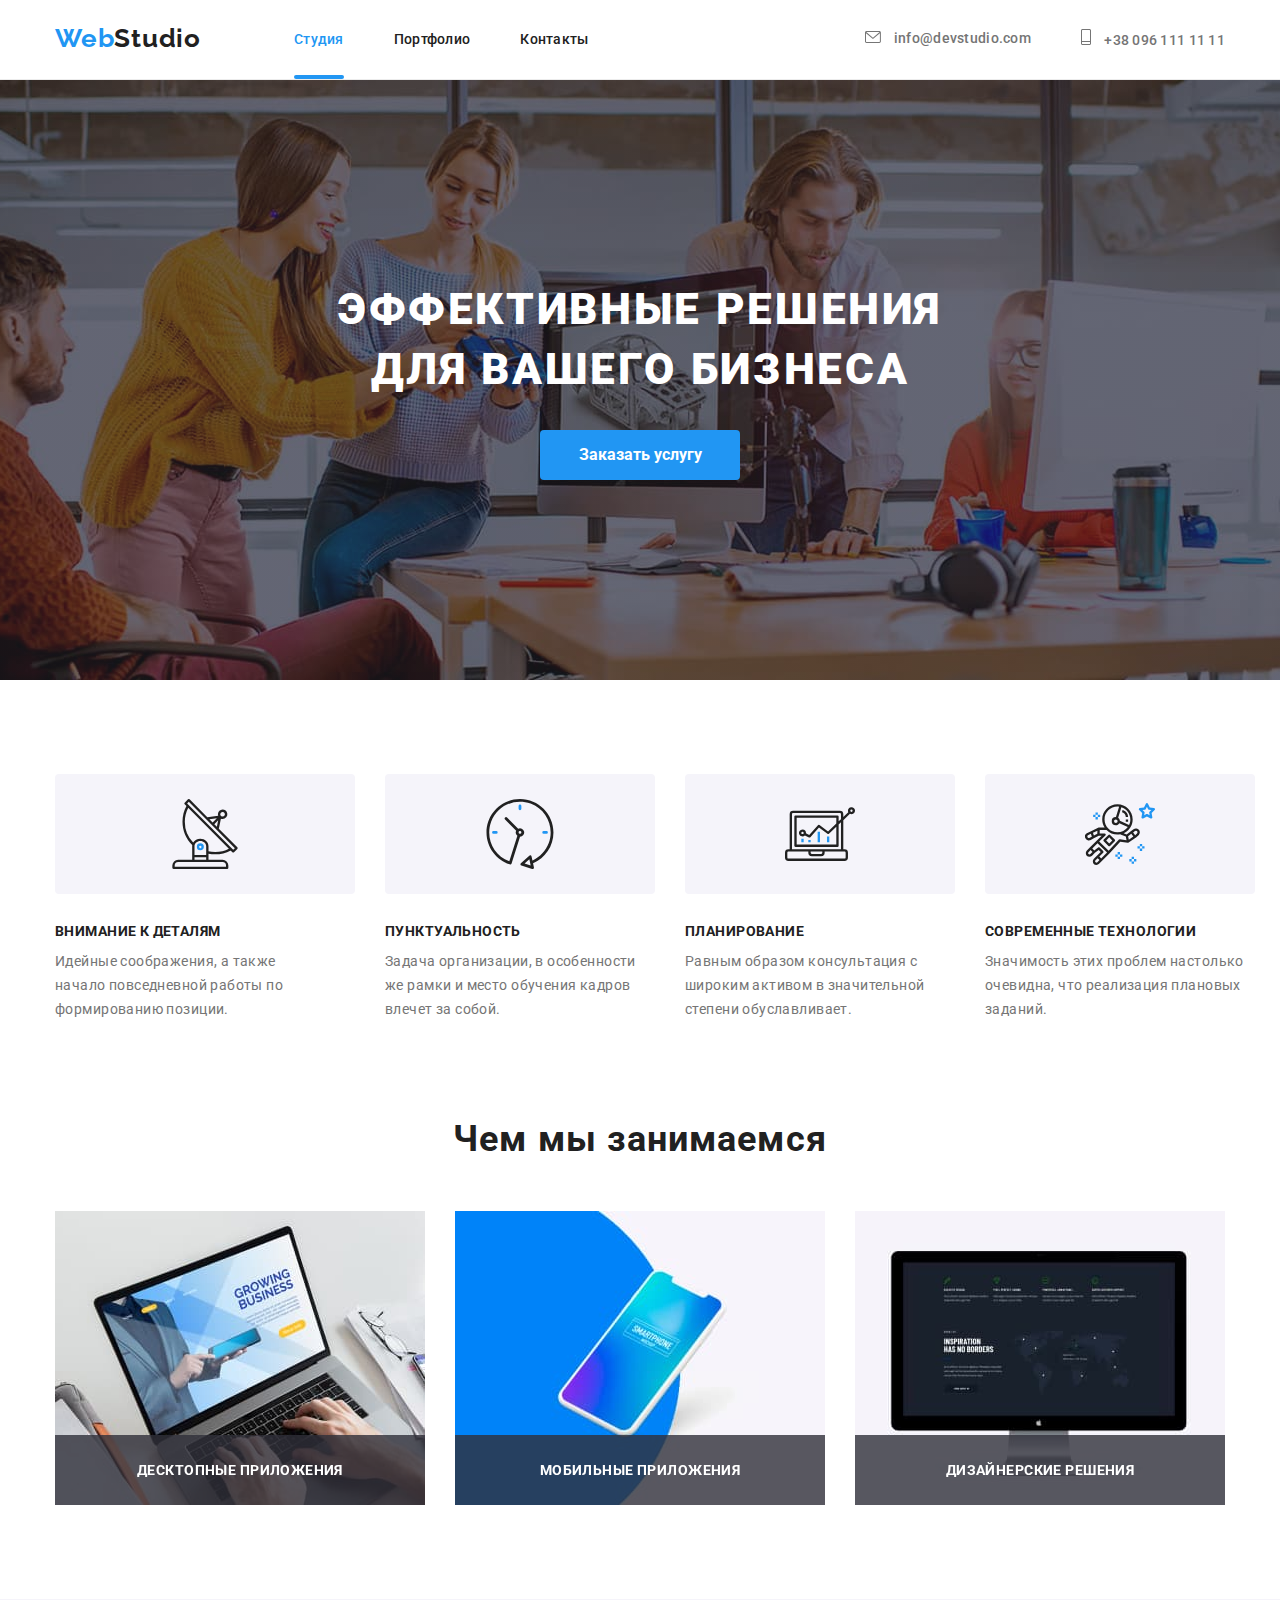
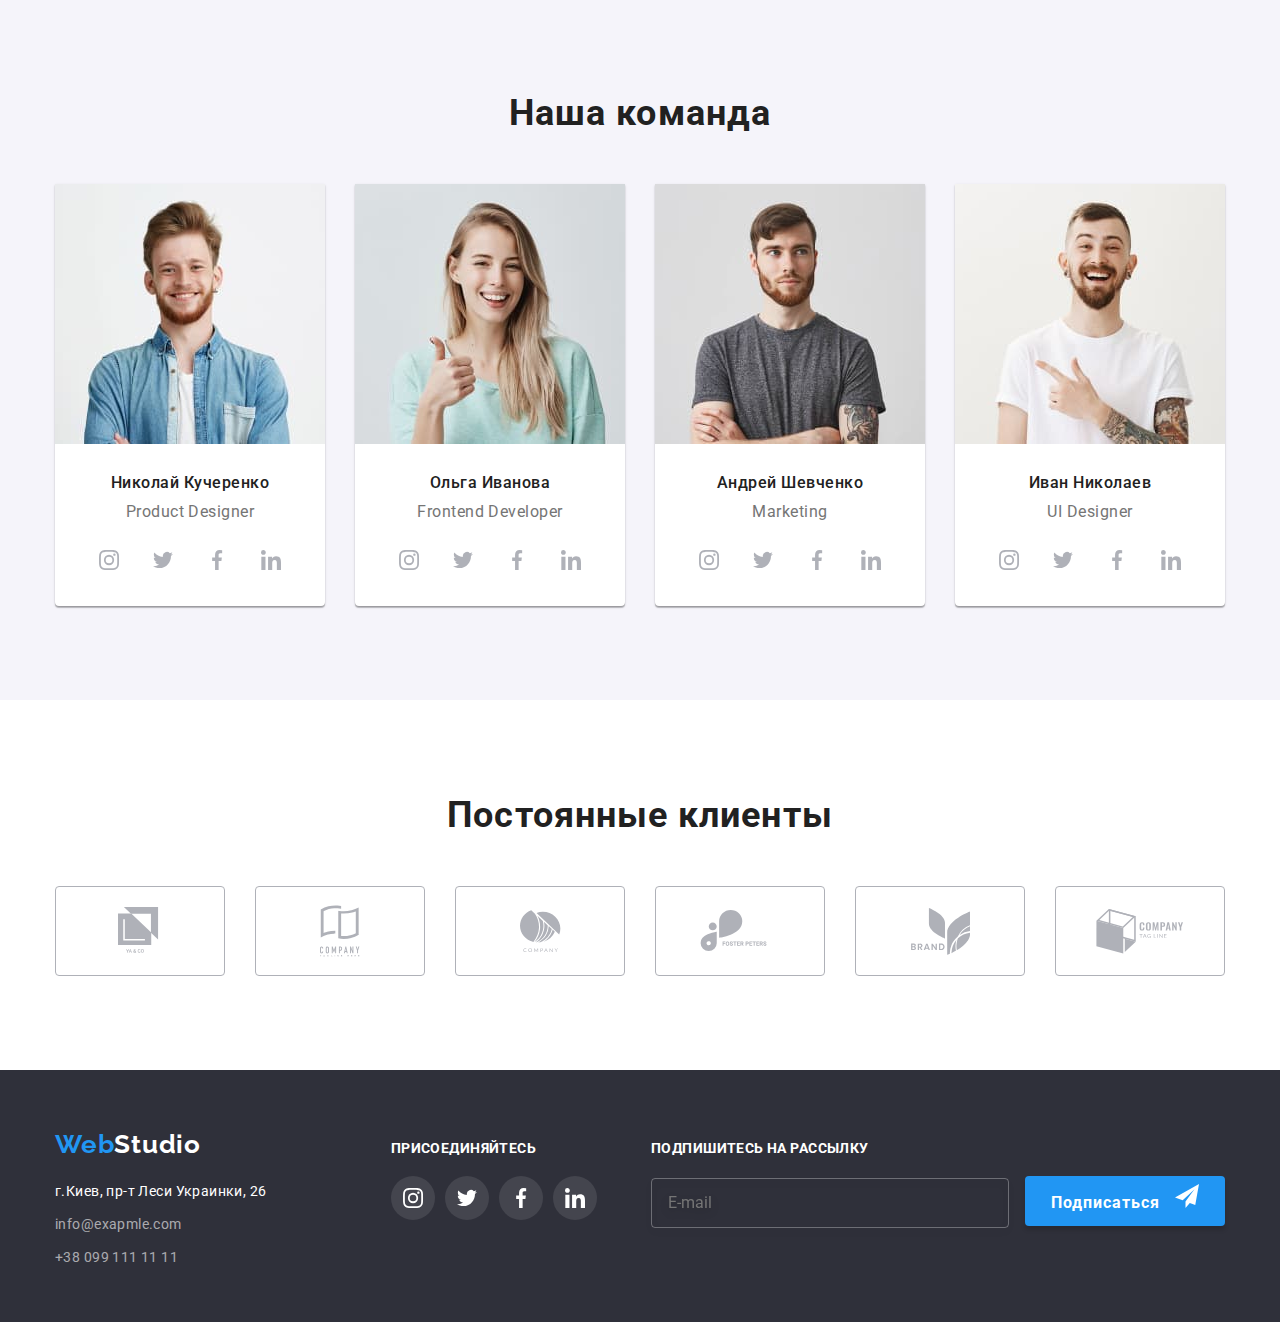
<file: index.html>
<!DOCTYPE html>
<html lang="ru">
<head>
    <meta charset="UTF-8">
    <meta name="viewport" content="width=device-width, initial-scale=1.0">
    <title>Homework</title>
    <link href="https://fonts.googleapis.com/css2?family=Raleway:wght@700&family=Roboto:wght@400;500;700;900&display=swap" rel="stylesheet">
        <link rel="stylesheet" href="https://cdnjs.cloudflare.com/ajax/libs/modern-normalize/1.0.0/modern-normalize.css">
    <link rel="stylesheet" href="./css/style.css">
</head>
<body>

    <!-- Хэдэр  -->
    
    <header class="header-page">
        <div class="container main-nav">
            

       <nav class="site-nav">
        <a href="./index.html" class="nav-logo">Web<span class="logo-studio">Studio</span></a>

        <ul class="list nav-list">
            <li class="item"><a href="" class="site-link current">Студия</a></li>
            <li class="item"><a href="./portfolio.html" class="site-link">Портфолио</a></li>
            <li class="item"><a href="#contacts" class="site-link">Контакты</a></li>
        </ul>       
       </nav>
    

       <ul class="list info-list">
        <li class="item">
            <a href="mailto:info@devstudio.com" class="info">
                <svg class="icon" width="16" height="12">
                    <use href="./img/sprite.svg#icon-envelope"></use>
                </svg>
                info@devstudio.com
            </a>
        </li>
            
        <li class="item">
            <a href="tel:+380991111111" class="info">
                <svg class="icon" width="10" height="16">
                    <use href="./img/sprite.svg#icon-phone"></use>
                </svg>
                +38 096 111 11 11
            </a>
        </li>
    </ul>
      </div>
    </header>

    <main>
               <!-- Герой -->
    
        <section class="hero">   
           <div class="container hero-cont">
            <h1 class="hero-title">Эффективные решения<br> для вашего бизнеса</h1>

             <button class="btn" data-modal-open>Заказать услугу</button>

                        <div class="backdrop is-hidden" data-modal>
                            <div class="modal">
                                <button class="btn-close" data-modal-close>
                                    <!-- <svg class="btn-svg" width="17" height="17"> 
                                        <use href="./img/sprite.svg#icon-modal-btnclose"></use>
                                    </svg> -->
                                </button>
                            </div>
                        </div>

            </div>                          
        </section>

                       <!-- Детали -->

    <section class="details">
        <h2 class="visually-hidden">План</h2>

 <div class="container">
     <ul class="list details-ul">
         
    <li class="item">
        <div class="icon-box">
            <svg class="icon" widht="70" height="70">
                <use href="./img/sprite.svg#icon-antenna"></use>
            </svg>
        </div>
        <h3 class="details-title">Внимание к деталям</h3>
        <p class="details-text">Идейные соображения, а также начало повседневной работы по формированию позиции.</p>
    </li>

    <li class="item">
        <div class="icon-box">
            <svg class="icon" width="70" height="70">
                <use href="./img/sprite.svg#icon-clock"></use>
            </svg>
        </div>
        <h3 class="details-title">Пунктуальность</h3>
        <p class="details-text">Задача организации, в особенности же рамки и место обучения кадров влечет за собой.</p>
    </li>

    <li class="item">
        <div class="icon-box">
            <svg class="icon"  width="70" height="70">
                <use href="./img/sprite.svg#icon-diagram"></use>
            </svg>
        </div>
        <h3 class="details-title">Планирование</h3>
        <p class="details-text">Равным образом консультация с широким активом в значительной степени обуславливает.</p>
    </li>

    <li class="item">
    <div class="icon-box">
        <svg class="icon" width="70" height="70">
            <use href="./img/sprite.svg#icon-astronaut"></use>
        </svg>
    </div>
        <h3 class="details-title">Современные технологии</h3>
        <p class="details-text">Значимость этих проблем настолько очевидна, что реализация плановых заданий.</p>
    </li>
</ul>
</div>
    </section>

    <!-- Чем занимаемся -->
    <section class="occupation">        
     <div class="container">
        <h2 class="occupation-title">Чем мы занимаемся</h2>

        <ul class="list occupation-pics">
            <li class="item">
                <div class="thumb-occup">
                    <img src="./img/occup1.jpg" alt="клавиатура" width="370">
                    <div class="occup-overlay">
                        <p class="occup-overlay-text">Десктопные приложения</p>
                    </div>
                </div>
            </li>

            <li class="item">
                <div class="thumb-occup">
                    <img src="./img/occup2.jpg" alt="телефон" width="370">
                    <div class="occup-overlay">
                        <p class="occup-overlay-text">Мобильные приложения</p>
                    </div>
                </div>
            </li>

            <li class="item">
                <div class="thumb-occup">
                    <img src="./img/occup3.jpg" alt="планшет" width="370">
                    <div class="occup-overlay">
                        <p class="occup-overlay-text">Дизайнерские решения</p>
                    </div>
                </div>
            </li>     
    </ul>
     </div>
    </section>

    <!-- Команда -->
    <section class="team">
       <div class="container">
        <h2 class="team-title">Наша команда</h2>

        <ul class="list team-list" >
            <li class="item team-card">
                <img src="./img/team1.jpg" alt="николай кучеренко" width="270">
                <h3 class="team-names">Николай Кучеренко</h3>
                <p class="team-text">Product Designer</p>

                <ul class="list social-list">
                    <li class="social-item">
                        <a href="" class="link social-link">
                            <svg class="icon" widht="20" height="20">
                                <use href="./img/sprite.svg#icon-instagram"></use>
                            </svg>
                        </a>
                    </li>

                    <li class="social-item">
                        <a href="" class="link social-link">
                            <svg class="icon" widht="20" height="20">
                                <use href="./img/sprite.svg#icon-twitter"></use>
                            </svg>
                        </a>
                    </li>

                    <li class="social-item">
                        <a href="" class="link social-link">
                            <svg class="icon" widht="20" height="20">
                                <use href="./img/sprite.svg#icon-facebook"></use>
                            </svg>
                        </a>
                    </li>

                    <li class="social-item">
                        <a href="" class="link social-link">
                            <svg class="icon" widht="20" height="20">
                                <use href="./img/sprite.svg#icon-linkedin"></use>
                            </svg>
                        </a>
                    </li>
                </ul>
            </li>
 
            <li class="item team-card">
                <img src="./img/team2.jpg" alt="ольга иванова"  width="270">
                <h3 class="team-names">Ольга Иванова</h3>
                <p class="team-text">Frontend Developer</p>

                <ul class="list social-list">
                    <li class="social-item">
                        <a href="" class="link social-link">
                            <svg class="icon" widht="20" height="20">
                                <use href="./img/sprite.svg#icon-instagram"></use>
                            </svg>
                        </a>
                    </li>
                    <li class="social-item">
                        <a href="" class="link social-link">
                            <svg class="icon" widht="20" height="20">
                                <use href="./img/sprite.svg#icon-twitter"></use>
                            </svg>
                        </a>
                    </li>
                    <li class="social-item">
                        <a href="" class=" link social-link">
                            <svg class="icon" widht="20" height="20">
                                <use href="./img/sprite.svg#icon-facebook"></use>
                            </svg>
                        </a>
                    </li>
                    <li class="social-item">
                        <a href="" class="link social-link">
                            <svg class="icon" widht="20" height="20">
                                <use href="./img/sprite.svg#icon-linkedin"></use>
                            </svg>
                        </a>
                    </li>
                </ul>
            </li>

            <li class="item team-card">
                <img src="./img/team3.jpg" alt="Андрей Шевченко"  width="270">
                <h3 class="team-names">Андрей Шевченко</h3>
                <p class="team-text">Marketing</p>

                <ul class="list social-list">
                    <li class="social-item">
                        <a href="" class="link social-link">
                            <svg class="icon" widht="20" height="20">
                                <use href="./img/sprite.svg#icon-instagram"></use>
                            </svg>
                        </a>
                    </li>
                    <li class="social-item">
                        <a href="" class="link social-link">
                            <svg class="icon" widht="20" height="20">
                                <use href="./img/sprite.svg#icon-twitter"></use>
                            </svg>
                        </a>
                    </li>
                    <li class="social-item">
                        <a href="" class="link social-link">
                            <svg class="icon" widht="20" height="20">
                                <use href="./img/sprite.svg#icon-facebook"></use>
                            </svg>
                        </a>
                    </li>
                    <li class="social-item">
                        <a href="" class="link social-link">
                            <svg class="icon" widht="20" height="20">
                                <use href="./img/sprite.svg#icon-linkedin"></use>
                            </svg>
                        </a>
                    </li>
                </ul>
            </li>

            <li class="item team-card">
                <img src="./img/team4.jpg" alt="Иван Николаев"  width="270">
                <h3 class="team-names">Иван Николаев</h3>
                <p class="team-text">UI Designer</p>

                <ul class="list social-list">
                    <li class="social-item">
                        <a href="" class="link social-link">
                            <svg class="icon" widht="20" height="20">
                                <use href="./img/sprite.svg#icon-instagram"></use>
                            </svg>
                        </a>
                    </li>
                    <li class="social-item">
                        <a href="" class="link social-link">
                            <svg class="icon" widht="20" height="20">
                                <use href="./img/sprite.svg#icon-twitter"></use>
                            </svg>
                        </a>
                    </li>
                    <li class="social-item">
                        <a href="" class="link social-link">
                            <svg class="icon" widht="20" height="20">
                                <use href="./img/sprite.svg#icon-facebook"></use>
                            </svg>
                        </a>
                    </li>
                    <li class="social-item">
                        <a href="" class="link social-link">
                            <svg class="icon" widht="20" height="20">
                                <use href="./img/sprite.svg#icon-linkedin"></use>
                            </svg>
                        </a>
                    </li>
                </ul>
            </li>      
        </ul>
       </div>
    </section>

    <!-- Клиенты -->

    <section class="clients">
        <div class="container">
            <h4 class="client-title">Постоянные клиенты</h4>
            <ul class="list client-list">

                <li class="item">
                   <a href="" class="link client-link">
                    <svg class="icon" width="44.3" height="49" >
                        <use href="./img/sprite.svg#icon-client1"></use>
                    </svg>
                   </a>
                </li>

                <li class="item">
                    <a href="" class="link client-link">
                        <svg class="icon" width="40" height="52" >
                            <use href="./img/sprite.svg#icon-client2"></use>
                        </svg>
                    </a>
                </li>
                <li class="item">
                    <a href="" class="link client-link">
                        <svg class="icon" width="41" height="42.6" >
                            <use href="./img/sprite.svg#icon-client3"></use>
                        </svg>
                    </a>
                </li>

                <li class="item">
                    <a href="" class="link client-link">
                        <svg class="icon" width="80" height="42" >
                            <use href="./img/sprite.svg#icon-client4"></use>
                        </svg>
                    </a>
                </li>

                <li class="item">
                    <a href="" class="link client-link">
                        <svg class="icon" width="59" height="47">
                            <use href="./img/sprite.svg#icon-client5"></use>
                        </svg>
                    </a>
                </li>

                <li class="item">
                    <a href="" class="link client-link">
                        <svg class="icon" width="88" height="45">
                            <use href="./img/sprite.svg#icon-client6"></use>
                        </svg>
                    </a>
                </li>

            </ul>
        </div>

    </section>
</main>

<!-- Футер -->
    <footer class="footer">
       <div class="container footer-cont">
        <div class="address-footer">
            <a href="./index.html" class="footer-logo">Web<span class="footer-span">Studio</span></a>

        <address id="contacts" class="f-address">
            <p class="f-address-text">г.Киев, пр-т Леси Украинки, 26</p>

            <ul class="list footer-list">
                <li class="item">
                  <a href="mailto:info@exapmle.com" class="footer-info">info@exapmle.com</a>
                </li>
                <li class="item">
                  <a href="tel:+380991111111" class="footer-info">+38 099 111 11 11</a>
                </li>
            </ul>
        </address>
        </div>
         
          <div class="footer-social">

<p class="footer-social-title">присоединяйтесь</p>

<ul class="list social-list">
    <li class="social-item">
        <a href="" class="link social-link-footer">
            <svg class="icon" widht="20" height="20">
                <use href="./img/sprite.svg#icon-instagram"></use>
            </svg>
        </a>
    </li>

    <li class="social-item">
        <a href="" class="link social-link-footer">
            <svg class="icon" widht="20" height="20">
                <use href="./img/sprite.svg#icon-twitter"></use>
            </svg>
        </a>
    </li>

    <li class="social-item">
        <a href="" class="link social-link-footer">
            <svg class="icon" widht="20" height="20">
                <use href="./img/sprite.svg#icon-facebook"></use>
            </svg>
        </a>
    </li>

    <li class="social-item">
        <a href="" class=" link social-link-footer">
            <svg class="icon" widht="20" height="20">
                <use href="./img/sprite.svg#icon-linkedin"></use>
            </svg>
        </a>
    </li>
</ul>

       </div>

       <div class="subscribe">
           <p class="subs-title">Подпишитесь на рассылку</p>

           <input class="input-subs" type="email" name="E-mail" placeholder="E-mail">

            <button class="btn-subscribe" type="submit">Подписаться
                <svg class="btn-icon" width="24" height="24">
                    <use href="./img/sprite.svg#icon-send"></use>
                </svg>
            </button>
       </div>
    </div>
    </footer>
    <script src="./js/modal.js"></script>
</body>
</html>
</file>
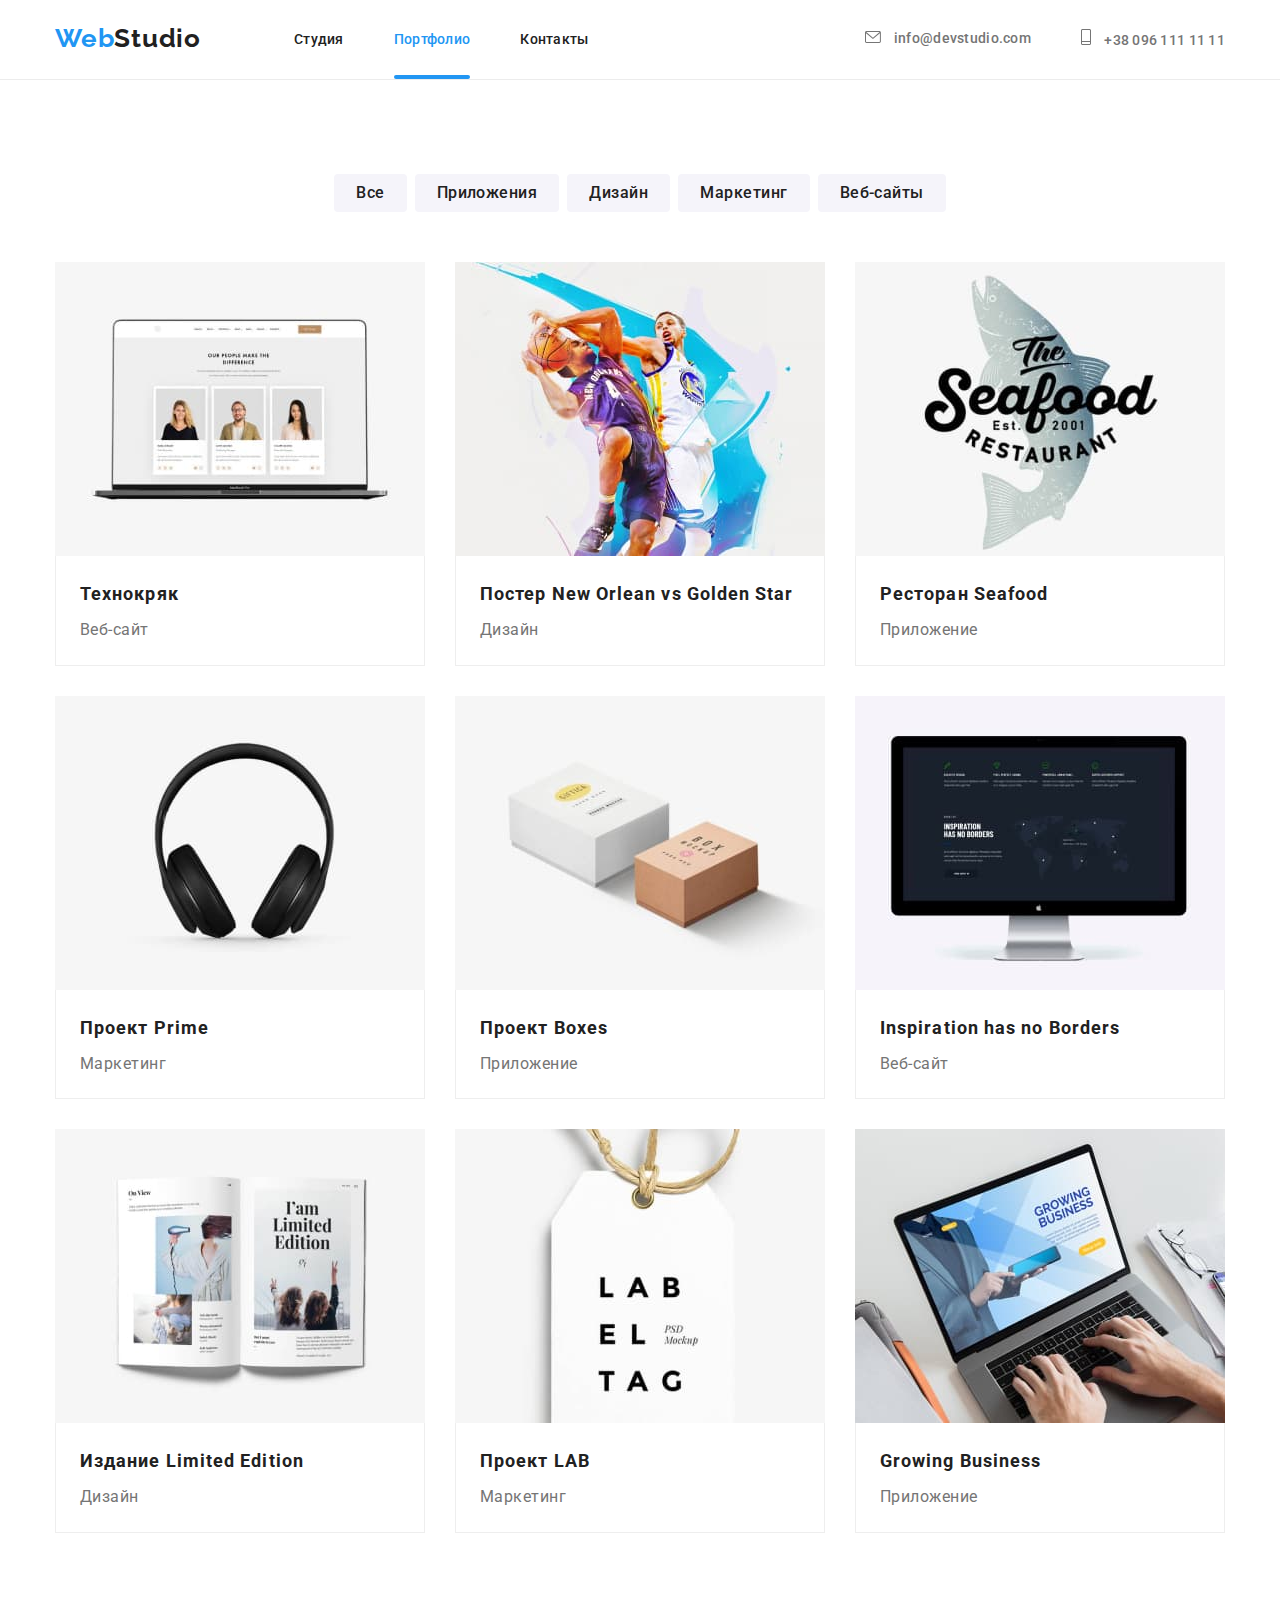
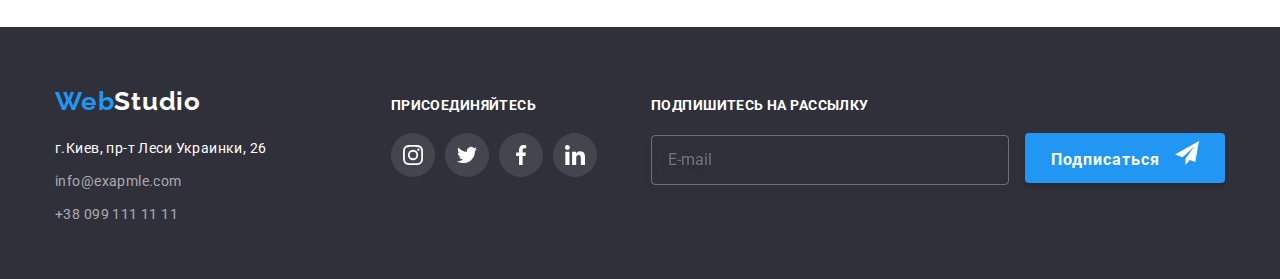
<file: portfolio.html>
<!DOCTYPE html>
<html lang="ru">
<head>
    <meta charset="UTF-8">
    <meta name="viewport" content="width=device-width, initial-scale=1.0">
    <title>Homework2</title>
    <link href="https://fonts.googleapis.com/css2?family=Raleway:wght@700&family=Roboto:wght@400;500;700;900&display=swap"
        rel="stylesheet">
        <link rel="stylesheet" href="https://cdnjs.cloudflare.com/ajax/libs/modern-normalize/1.0.0/modern-normalize.css">
    <link rel="stylesheet" href="./css/style.css">
</head>
<body>
       <!-- Хэдэр  -->
       <header class="header-page">
        <div class="container main-nav">
            

       <nav class="site-nav">
        <a href="./index.html" class="nav-logo">Web<span class="logo-studio">Studio</span></a>

        <ul class="list nav-list">
            <li class="item"><a href="./index.html" class="site-link">Студия</a></li>
            <li class="item"><a href="" class="site-link  current">Портфолио</a></li>
            <li class="item"><a href="#contacts" class="site-link">Контакты</a></li>
        </ul>       
       </nav>
    

       <ul class="list info-list">
        <li class="item">
            <a href="mailto:info@devstudio.com" class="info">
                <svg class="icon" width="16" height="12">
                    <use href="./img/sprite.svg#icon-envelope"></use>
                </svg>
                info@devstudio.com
            </a>
        </li>
            
        <li class="item">
            <a href="tel:+380991111111" class="info">
                <svg class="icon" width="10" height="16">
                    <use href="./img/sprite.svg#icon-phone"></use>
                </svg>
                +38 096 111 11 11
            </a>
        </li>
    </ul>
      </div>
    </header>

     <!-- Фильтры -->
     <main>
         
     <section class="filter">
         <div class="container">
        <h1 class="visually-hidden">Портфолио</h1>
         <ul class="list filter-list">
             <li class="item"><button type="button" class="filter-link">Все</button></li>
             <li class="item"><button type="button" class="filter-link">Приложения</button></li>
             <li class="item"><button type="button" class="filter-link">Дизайн</button></li>
             <li class="item"><button type="button" class="filter-link">Маркетинг</button></li>
             <li class="item"><button type="button" class="filter-link">Веб-сайты</button></li>
         </ul>
        
     <!-- Оффер -->
    <ul class="list offer-list">

        <li class="offer-card">
            <a href="#" class="link">
            <div class="offer-thumb">
                <img src="./img/laptop1.jpg" alt="ноутбук">
                <div class="offer-overlay">
                    <p class="overlay-text">Технокряк это современная площадка распространения коронавируса. Компании используют эту платформу для цифрового
                    шпионажа и атак на защищённые сервера конкурентов.</p>
                </div>
            </div>
            <div class="card-description">
            <h2 class="offer-title">Технокряк</h2>
            <p class="offer-text">Веб-сайт</p>
        </div>
    </a>
        </li>

        <li class="offer-card">
            <a href="#" class="link">
            <div class="offer-thumb">
                <img src="./img/basketball2.jpg" alt="баскетбол">
                <div class="offer-overlay">
                    <p class="overlay-text">Технокряк это современная площадка распространения коронавируса. Компании используют эту
                        платформу для цифрового
                        шпионажа и атак на защищённые сервера конкурентов.</p>
                </div>
            </div>
            <div class="card-description">
            <h2 class="offer-title">Постер New Orlean vs Golden Star</h2>
            <p class="offer-text">Дизайн</p>
        </div>
    </a>
        </li>

        <li class="offer-card">
            <a href="#" class="link">
           <div class="offer-thumb">
                <img src="./img/seafood3.jpg" alt="ресторан">
                <div class="offer-overlay">
                    <p class="overlay-text">Технокряк это современная площадка распространения коронавируса. Компании используют эту
                        платформу для цифрового
                        шпионажа и атак на защищённые сервера конкурентов.</p>
                </div>
           </div>
               
            <div class="card-description">
            <h2 class="offer-title">Ресторан Seafood</h2>
            <p class="offer-text">Приложение</p>
            </div>
        </a>
        </li>

        <li class="offer-card">
            <a href="#" class="link">
                
            <div class="offer-thumb">
                <img src="./img/speakers4.jpg" alt="наушники">
                <div class="offer-overlay">
                    <p class="overlay-text">Технокряк это современная площадка распространения коронавируса. Компании используют эту
                        платформу для цифрового
                        шпионажа и атак на защищённые сервера конкурентов.</p>
                </div>
            </div>
            <div class="card-description">
            <h2 class="offer-title">Проект Prime</h2>
            <p class="offer-text">Маркетинг</p>
            </div>
        </a>
        </li>

        <li class="offer-card">
            <a href="#" class="link">
            <div class="offer-thumb">
                <img src="./img/boxes5.jpg" alt="коробочки">
                <div class="offer-overlay">
                    <p class="overlay-text">Технокряк это современная площадка распространения коронавируса. Компании используют эту
                        платформу для цифрового
                        шпионажа и атак на защищённые сервера конкурентов.</p>
                </div>
            </div>
            <div class="card-description">
            <h2 class="offer-title">Проект Boxes</h2>
            <p class="offer-text">Приложение</p>
            </div>
        </a>
        </li>

        <li class="offer-card">
            <a href="#" class="link">
         <div class="offer-thumb">
                <img src="./img/screen6.jpg" alt="монитор">
                <div class="offer-overlay">
                    <p class="overlay-text">Технокряк это современная площадка распространения коронавируса. Компании используют эту
                        платформу для цифрового
                        шпионажа и атак на защищённые сервера конкурентов.</p>
                </div>
         </div>
            <div class="card-description">
            <h2 class="offer-title">Inspiration has no Borders</h2>
            <p class="offer-text">Веб-сайт</p>
            </div>
        </a>
        </li>

        <li class="offer-card">
            <a href="#" class="link">
           <div class="offer-thumb">
                <img src="./img/book7.jpg" alt="журнал">
                <div class="offer-overlay">
                    <p class="overlay-text">Технокряк это современная площадка распространения коронавируса. Компании используют эту
                        платформу для цифрового
                        шпионажа и атак на защищённые сервера конкурентов.</p>
                </div>
           </div>
            <div class="card-description">
            <h2 class="offer-title">Издание Limited Edition</h2>
            <p class="offer-text">Дизайн</p>
            </div>
        </a>
        </li>

        <li class="offer-card">
            <a href="#" class="link">
           <div class="offer-thumb">
                <img src="./img/label8.jpg" alt="ярлык">
                <div class="offer-overlay">
                    <p class="overlay-text">Технокряк это современная площадка распространения коронавируса. Компании используют эту
                        платформу для цифрового
                        шпионажа и атак на защищённые сервера конкурентов.</p>
                </div>
           </div>
            <div class="card-description">
            <h2 class="offer-title">Проект LAB</h2>
            <p class="offer-text">Маркетинг</p>
            </div>
        </a>
        </li>

        <li class="offer-card">
            <a href="#" class="link">
                <div class="offer-thumb">
                    <img src="./img/laptop9.jpg" alt="лэптоп">
                    <div class="offer-overlay">
                        <p class="overlay-text">Технокряк это современная площадка распространения коронавируса. Компании используют эту
                            платформу для цифрового
                            шпионажа и атак на защищённые сервера конкурентов.</p>
                    </div>
                </div>                 
            <div class="card-description">
            <h2 class="offer-title">Growing Business</h2>
            <p class="offer-text">Приложение</p>
            </div>
        </a>
        </li>
    </ul>
</div>
</section>
</main>

     <!-- Футер -->
<footer class="footer">
    <div class="container footer-cont">
        <div class="address-footer">
            <a href="./index.html" class="footer-logo">Web<span class="footer-span">Studio</span></a>

            <address id="contacts" class="f-address">
                <p class="f-address-text">г.Киев, пр-т Леси Украинки, 26</p>

                <ul class="list footer-list">
                    <li class="item">
                        <a href="mailto:info@exapmle.com" class="footer-info">info@exapmle.com</a>
                    </li>
                    <li class="item">
                        <a href="tel:+380991111111" class="footer-info">+38 099 111 11 11</a>
                    </li>
                </ul>
            </address>
        </div>

        <div class="footer-social">

            <p class="footer-social-title">присоединяйтесь</p>

            <ul class="list social-list">
                <li class="social-item">
                    <a href="" class="link social-link-footer">
                        <svg class="icon" widht="20" height="20">
                            <use href="./img/sprite.svg#icon-instagram"></use>
                        </svg>
                    </a>
                </li>

                <li class="social-item">
                    <a href="" class="link social-link-footer">
                        <svg class="icon" widht="20" height="20">
                            <use href="./img/sprite.svg#icon-twitter"></use>
                        </svg>
                    </a>
                </li>

                <li class="social-item">
                    <a href="" class="link social-link-footer">
                        <svg class="icon" widht="20" height="20">
                            <use href="./img/sprite.svg#icon-facebook"></use>
                        </svg>
                    </a>
                </li>

                <li class="social-item">
                    <a href="" class=" link social-link-footer">
                        <svg class="icon" widht="20" height="20">
                            <use href="./img/sprite.svg#icon-linkedin"></use>
                        </svg>
                    </a>
                </li>
            </ul>

        </div>

        <div class="subscribe">
            <p class="subs-title">Подпишитесь на рассылку</p>

            <input class="input-subs" type="email" name="E-mail" placeholder="E-mail">

            <button class="btn-subscribe" type="submit">Подписаться
                <svg class="btn-icon" width="24" height="24">
                    <use href="./img/sprite.svg#icon-send"></use>
                </svg>
            </button>
        </div>
    </div>
</footer>
    <script src="./js/modal.js"></script>
</body>
</html>
</file>
<file: css/style.css>
:root {
  --primary-text-color: #212121;
  --text-color-p: #757575;
  --white: #ffffff;
  --main-background: #e5e5e5;
  --hero-footer-bcg: #2f303a;
  --blue: #2196f3;
  --footer-address: rgba(255, 255, 255, 0.6);
  --bcg-team: #f5f4fa;
  --icon-fill-col: #afb1b8;
  --overlay-blue: rgba(33, 150, 243, 0.9);

  --timing-function: cubic-bezier(0.4, 0, 0.2, 1);
}

html {
  box-sizing: border-box;
}

*,
*::before,
*::after {
  box-sizing: inherit;
}
/* site-nav */

body {
  font-family: "Roboto", sans-serif;
  color: var(--primary-text-color);
}

li {
  list-style: none;
}

h1,
h2,
h3,
h4,
p {
  margin: 0;
}

img {
  display: block;
  max-width: 100%;
  height: auto;
}

.list {
  padding: 0;
  margin: 0;
}

.container {
  width: 1200px;
  margin-left: auto;
  margin-right: auto;
  padding-left: 15px;
  padding-right: 15px;
}

.main-nav {
  display: flex;
  align-items: center;
}
.header-page {
  padding-top: 24px;
  padding-bottom: 25px;

  background-color: var(--white);
  border-bottom: 1px solid #ececec;
}

.site-nav {
  display: flex;
  align-items: center;

  background-color: var(--white);
}

.nav-list {
  display: flex;
  margin-left: 93px;
}

.nav-list .item:not(:last-child) {
  margin-right: 50px;
}

.nav-logo {
  display: inline-block;

  color: var(--blue);
  font-family: Raleway, sans-serif;
  font-weight: 700;
  font-size: 26px;
  list-style: 1.2;
  letter-spacing: 0.03em;
  text-decoration: none;
}

.logo-studio {
  color: var(--primary-text-color);
}

.site-link {
  padding-top: 32px;
  padding-bottom: 32px;
  color: var(--primary-text-color);
  font-weight: 500;
  font-size: 14px;
  line-height: 0.87;
  letter-spacing: 0.02em;
  text-decoration: none;

  transition: color 250ms cubic-bezier(0.4, 0, 0.2, 1);
}

.site-link:hover,
.site-link:focus {
  color: var(--blue);
}

.site-link.current {
  position: relative;

  color: var(--blue);
  text-decoration: none;
}

.site-link.current::after {
  position: absolute;
  left: 0;
  bottom: 0;

  width: 100%;
  height: 4px;
  content: " ";
  display: block;

  border-radius: 2px;
  background-color: var(--blue);
}

/* Info */

.info-list {
  display: flex;
  align-items: center;
  margin-left: auto;
}

.info-list .item:not(:last-child) {
  margin-right: 50px;
}

.info {
  display: block;

  color: var(--text-color-p);
  font-weight: 500;
  font-size: 14px;
  line-height: 1.14;
  letter-spacing: 0.02em;
  text-decoration: none;

  transition: color 250ms cubic-bezier(0.4, 0, 0.2, 1);
}

.info:hover,
.info:focus {
  color: var(--blue);
}

.icon {
  padding: 0;
  margin: 0;
}

.info-list .icon {
  margin-right: 10px;
  fill: currentColor;
}

/* hero */
.hero {
  display: flex;
  text-align: center;
  height: 600px;
  max-width: 1600px;
  margin-left: auto;
  margin-right: auto;

  background-image: linear-gradient(
      to right,
      rgba(47, 48, 58, 0.4),
      rgba(47, 48, 58, 0.4)
    ),
    url(../img/hero-pic.jpg);
  background-repeat: no-repeat;
  background-size: cover;
  background-position: center;

  padding-top: 200px;
  padding-bottom: 200px;
  background-color: var(--hero-footer-bcg);
}

.hero-cont {
  display: flex;
  flex-direction: column;
  align-items: center;
}

.hero-title {
  width: 696px;
  margin-bottom: 30px;

  color: var(--white);
  font-weight: 900;
  font-size: 44px;
  line-height: 1.36;

  letter-spacing: 0.06em;
  text-transform: uppercase;
}

.btn {
  display: inline-block;
  min-width: 200px;
  height: 50px;
  padding: 10px 32px;

  border: 0;
  border-radius: 4px;
  font-weight: 700;
  font-size: 16px;
  line-height: 1.87;

  color: var(--white);
  background-color: var(--blue);
  text-decoration: none;

  transition: background-color 250ms cubic-bezier(0.4, 0, 0.2, 1),
    color 250ms cubic-bezier(0.4, 0, 0.2, 1);
}

.btn:hover,
.btn:focus {
  color: var(--blue);
  background-color: var(--white);
}

/* Бэкдроп */
.backdrop {
  position: fixed;
  top: 0;
  left: 0;

  opacity: 1;
  transition: opacity 250ms cubic-bezier(0.4, 0, 0.2, 1);
  width: 100%;
  height: 100%;

  background-color: rgba(0, 0, 0, 0.2);
}

.backdrop.is-hidden {
  opacity: 0;
  pointer-events: none;
}

/* Модальное окно */

.modal {
  position: absolute;
  top: 50%;
  left: 50%;
  transform: translate(-50%, -50%);

  padding: 8px;
  min-width: 528px;
  min-height: 581px;
  border-radius: 4px;

  background-color: var(--white);
  box-shadow: 0px 1px 3px rgba(0, 0, 0, 0.12), 0px 1px 1px rgba(0, 0, 0, 0.14),
    0px 2px 1px rgba(0, 0, 0, 0.2);

  transition: transform 250ms cubic-bezier(0.4, 0, 0.2, 1);
}

.btn-close {
  display: block;
  margin-left: auto;
  padding: 0;
  width: 30px;
  height: 30px;
  border-radius: 50%;
  border: 1px solid rgba(0, 0, 0, 0.1);
  background-color: transparent;
  background-image: url(../img/modal-btnclose.svg);
  background-repeat: no-repeat;
  background-position: center;
}

/* details */
.details {
  padding-top: 94px;
  padding-bottom: 94px;
  background-color: var(--white);
}

.visually-hidden {
  position: absolute !important;
  clip: rect(1px 1px 1px 1px);
  clip: rect(1px, 1px, 1px, 1px);
  padding: 0 !important;
  border: 0 !important;
  height: 1px !important;
  width: 1px !important;
  overflow: hidden;
}

.details-ul {
  display: flex;
  margin: 0;
  padding: 0;
}

.details-title {
  margin: 0;
  margin-bottom: 10px;
  width: 270px;
  height: 16px;

  color: var(--primary-text-color);
  font-weight: 700;
  font-size: 14px;
  line-height: 1.14;
  letter-spacing: 0.03em;
  text-transform: uppercase;
}

.details-ul .item:not(:last-child) {
  margin-right: 30px;
}

.details-text {
  margin: 0;

  color: var(--text-color-p);
  font-weight: 400;
  font-size: 14px;
  line-height: 1.71;
  letter-spacing: 0.03em;
  width: 270px;
  height: 75px;
}

.icon-box {
  display: flex;
  justify-content: center;
  align-items: center;
  height: 120px;
  margin-bottom: 30px;
  border-radius: 4px;
  background-color: var(--bcg-team);
}

/* occupation */
.occupation {
  padding-bottom: 94px;
  background-color: var(--white);
}

.occupation-title {
  color: var(--primary-text-color);

  font-weight: 700;
  font-size: 36px;
  line-height: 1.16;
  text-align: center;
  letter-spacing: 0.03em;
  margin-bottom: 50px;
}

.occupation-pics {
  display: flex;
}

.occupation-pics .item:not(:last-child) {
  margin-right: 30px;
}

.thumb-occup {
  position: relative;
}

.occup-overlay {
  position: absolute;
  bottom: 0;
  left: 0;

  width: 100%;
  height: 70px;
  padding-top: 27px;

  background-color: rgba(47, 48, 58, 0.8);
}

.occup-overlay-text {
  margin-bottom: 0;

  color: var(--white);
  font-weight: 700;
  font-size: 14px;
  line-height: 1.142;
  text-align: center;
  letter-spacing: 0.03em;
  text-transform: uppercase;
}

/* Команда */

.team {
  padding-top: 94px;
  padding-bottom: 94px;
  background-color: var(--bcg-team);
}

.team-title {
  margin-bottom: 50px;

  color: var(--primary-text-color);
  font-weight: 700;
  font-size: 36px;
  line-height: 1.16;
  text-align: center;
  letter-spacing: 0.03em;
}

.team-list {
  display: flex;
  justify-content: space-between;
}

.team-card {
  width: 270px;
  padding-bottom: 24px;
  background-color: var(--white);
  text-align: center;

  box-shadow: 0px 1px 3px rgba(0, 0, 0, 0.12), 0px 1px 1px rgba(0, 0, 0, 0.14),
    0px 2px 1px rgba(0, 0, 0, 0.2);
  border-radius: 0px 0px 4px 4px;
}

.offer-card a {
  text-decoration: none;
}

.team-card img {
  margin-bottom: 30px;
}

.team-names {
  color: var(--primary-text-color);
  font-weight: 500;
  font-size: 16px;
  line-height: 1.18;
  letter-spacing: 0.03em;
  margin: 0;
  margin-bottom: 10px;
}

.team-text {
  color: var(--text-color-p);

  font-weight: 400;
  font-size: 16px;
  line-height: 1.18;
  letter-spacing: 0.03em;
  margin: 0;
}

.social-list {
  margin-top: 16px;
  display: flex;
  justify-content: center;
}

.social-item:not(:last-child) {
  margin-right: 10px;
}

.social-link {
  display: flex;
  justify-content: center;
  align-items: center;
  fill: var(--icon-fill-col);
  width: 44px;
  height: 44px;
  border-radius: 50%;

  transition: background-color 250ms cubic-bezier(0.4, 0, 0.2, 1),
    color 250ms cubic-bezier(0.4, 0, 0.2, 1);
}

.social-link:hover,
.social-link:focus {
  fill: var(--white);
  background-color: var(--blue);
}

/* Клиенты */

.clients {
  padding-top: 94px;
  padding-bottom: 94px;
  background-color: var(--white);
}

.client-title {
  margin-bottom: 50px;

  font-family: Roboto;
  font-style: normal;
  font-weight: bold;
  font-size: 36px;
  line-height: 42px;
  text-align: center;
  letter-spacing: 0.03em;
}

.client-list {
  display: flex;
  justify-content: center;
}

.client-list .item:not(:last-child) {
  margin-right: 30px;
}

.client-link {
  display: flex;
  justify-content: center;
  align-items: center;
  width: 170px;
  height: 90px;
  border: 1px solid var(--icon-fill-col);
  border-radius: 4px;
  fill: var(--icon-fill-col);

  transition: 250ms cubic-bezier(0.4, 0, 0.2, 1);
}

.client-link:hover,
.client-link:focus {
  fill: var(--blue);
  border-color: var(--blue);
}

/* Portfolio */

/* Фильтры */

.filter {
  padding-top: 94px;
  padding-bottom: 94px;
}

.filter-list {
  display: flex;
  justify-content: center;
  margin-bottom: 50px;
}

.filter-list .item:not(:last-child) {
  margin-right: 8px;
}

.filter-link {
  display: inline-block;
  padding: 6px 22px;

  text-align: center;
  color: var(--primary-text-color);
  background-color: var(--bcg-team);
  border: 1px transparent;
  font-family: inherit;
  font-weight: 500;
  font-size: 16px;
  line-height: 1.62;
  border-radius: 4px;
  letter-spacing: 0.03em;

  transition: background-color 250ms cubic-bezier(0.4, 0, 0.2, 1),
    color 250ms cubic-bezier(0.4, 0, 0.2, 1),
    box-shadow 250ms cubic-bezier(0.4, 0, 0.2, 1);
}

.filter-link:hover,
.filter-link:focus {
  color: var(--white);
  background-color: var(--blue);
  box-shadow: 0px 3px 1px rgba(0, 0, 0, 0.1), 0px 1px 2px rgba(0, 0, 0, 0.08),
    0px 2px 2px rgba(0, 0, 0, 0.12);
}

/* Оффер */

.offer-list {
  display: flex;
  flex-wrap: wrap;
  margin: -15px;
}
.offer-card {
  width: 370px;
  margin: 15px;
  background-color: var(--white);
  box-sizing: border-box;

  transition: 250ms cubic-bezier(0.4, 0, 0.2, 1);
}

.offer-card:hover,
.offer-card:focus-within {
  box-shadow: 0px 1px 1px rgba(0, 0, 0, 0.12), 0px 4px 4px rgba(0, 0, 0, 0.06),
    1px 4px 6px rgba(0, 0, 0, 0.16);
}

/* Overlay */

.offer-thumb {
  position: relative;
  overflow: hidden;
}

.offer-overlay {
  position: absolute;
  top: 0;
  left: 0;
  transform: translateY(100%);

  width: 100%;
  height: 100%;
  padding: 63px 24px;

  background-color: var(--overlay-blue);

  transition: transform 250ms cubic-bezier(0.4, 0, 0.2, 1);
}

.offer-card .link:hover .offer-overlay,
.offer-card .link:focus .offer-overlay {
  transform: translateY(0);
  transition: 250ms cubic-bezier(0.4, 0, 0.2, 1);
}

.overlay-text {
  font-weight: 400;
  font-size: 18px;
  line-height: 1.56;
  letter-spacing: 0.03em;
  color: var(--white);
}

.card-description {
  padding: 20px 24px;
  border-right: 1px solid #eeeeee;
  border-bottom: 1px solid #eeeeee;
  border-left: 1px solid #eeeeee;
}

.offer-title {
  color: var(--primary-text-color);

  font-weight: 700;
  font-size: 18px;
  line-height: 2;
  letter-spacing: 0.06em;
  margin: 0;
  margin-bottom: 4px;
}

.offer-text {
  color: var(--text-color-p);

  font-weight: 400;
  font-size: 16px;
  line-height: 1.8;
  letter-spacing: 0.03em;
  margin: 0;
}

/* footer */

.footer {
  height: 252px;
  padding-top: 60px;
  padding-bottom: 60px;
  background-color: var(--hero-footer-bcg);
}

.footer-cont {
  display: flex;
  align-items: baseline;
  justify-content: space-between;
}

.address-footer {
  margin-right: 70px;
}

.footer-logo {
  display: inline-block;
  margin-bottom: 20px;

  color: var(--blue);
  font-family: Raleway, sans-serif;
  font-weight: 700;
  font-size: 26px;
  font-style: normal;
  list-style: 1.2;
  letter-spacing: 0.03em;
  text-decoration: none;
}

.footer-span {
  color: var(--white);
}

.f-address {
  display: flex;
  flex-direction: column;

  color: var(--white);

  font-weight: 400;
  font-size: 14px;
  font-style: normal;
  line-height: 1.71;
  letter-spacing: 0.03em;

  transition: color 250ms cubic-bezier(0.4, 0, 0.2, 1);
}

.f-address:hover,
.f-address:focus {
  color: var(--blue);
}

.f-address-text {
  margin: 0;
  margin-bottom: 9px;
}

.footer-list .item:not(:last-child) {
  margin-bottom: 9px;
}

.footer-info {
  color: var(--footer-address);

  font-weight: 400;
  font-size: 14px;
  line-height: 1.71;
  letter-spacing: 0.03em;
  text-decoration: none;

  transition: color 250ms cubic-bezier(0.4, 0, 0.2, 1);
}

.footer-info:hover,
.footer-info:focus {
  color: var(--blue);
}

.footer-social-title {
  margin-bottom: 20px;
  padding: 0;

  color: var(--white);
  font-family: Roboto;
  font-weight: bold;
  font-size: 14px;
  line-height: 16px;
  letter-spacing: 0.03em;
  text-transform: uppercase;
}

.social-link-footer {
  display: flex;
  justify-content: center;
  align-items: center;
  fill: var(--white);
  background-color: rgba(255, 255, 255, 0.1);
  width: 44px;
  height: 44px;
  border-radius: 50%;

  transition: background-color 250ms cubic-bezier(0.4, 0, 0.2, 1),
    color 250ms cubic-bezier(0.4, 0, 0.2, 1);
}

.social-link-footer:hover,
.social-link-footer:focus {
  background-color: var(--blue);
}

.subs-title {
  margin-bottom: 20px;
  color: var(--white);
  font-weight: 700;
  font-size: 14px;
  line-height: 16px;
  letter-spacing: 0.03em;
  text-transform: uppercase;
}

.input-subs {
  display: inline-block;
  min-width: 358px;
  height: 50px;
  padding-left: 16px;
  margin-right: 12px;

  background-color: transparent;

  border: 1px solid rgba(255, 255, 255, 0.3);
  box-sizing: border-box;
  filter: drop-shadow(0px 4px 4px rgba(0, 0, 0, 0.15));
  border-radius: 4px;
}

.btn-subscribe {
  display: inline-block;
  min-width: 200px;
  height: 50px;
  padding: 0;
  background-color: var(--blue);
  box-shadow: 0px 4px 4px rgba(0, 0, 0, 0.15);
  border: 1px solid transparent;
  border-radius: 4px;

  font-weight: 700;
  font-size: 16px;
  line-height: 1.87;
  letter-spacing: 0.06em;
  color: var(--white);
}

.btn-icon {
  fill: var(--white);
  margin-left: 10px;
}
</file>
